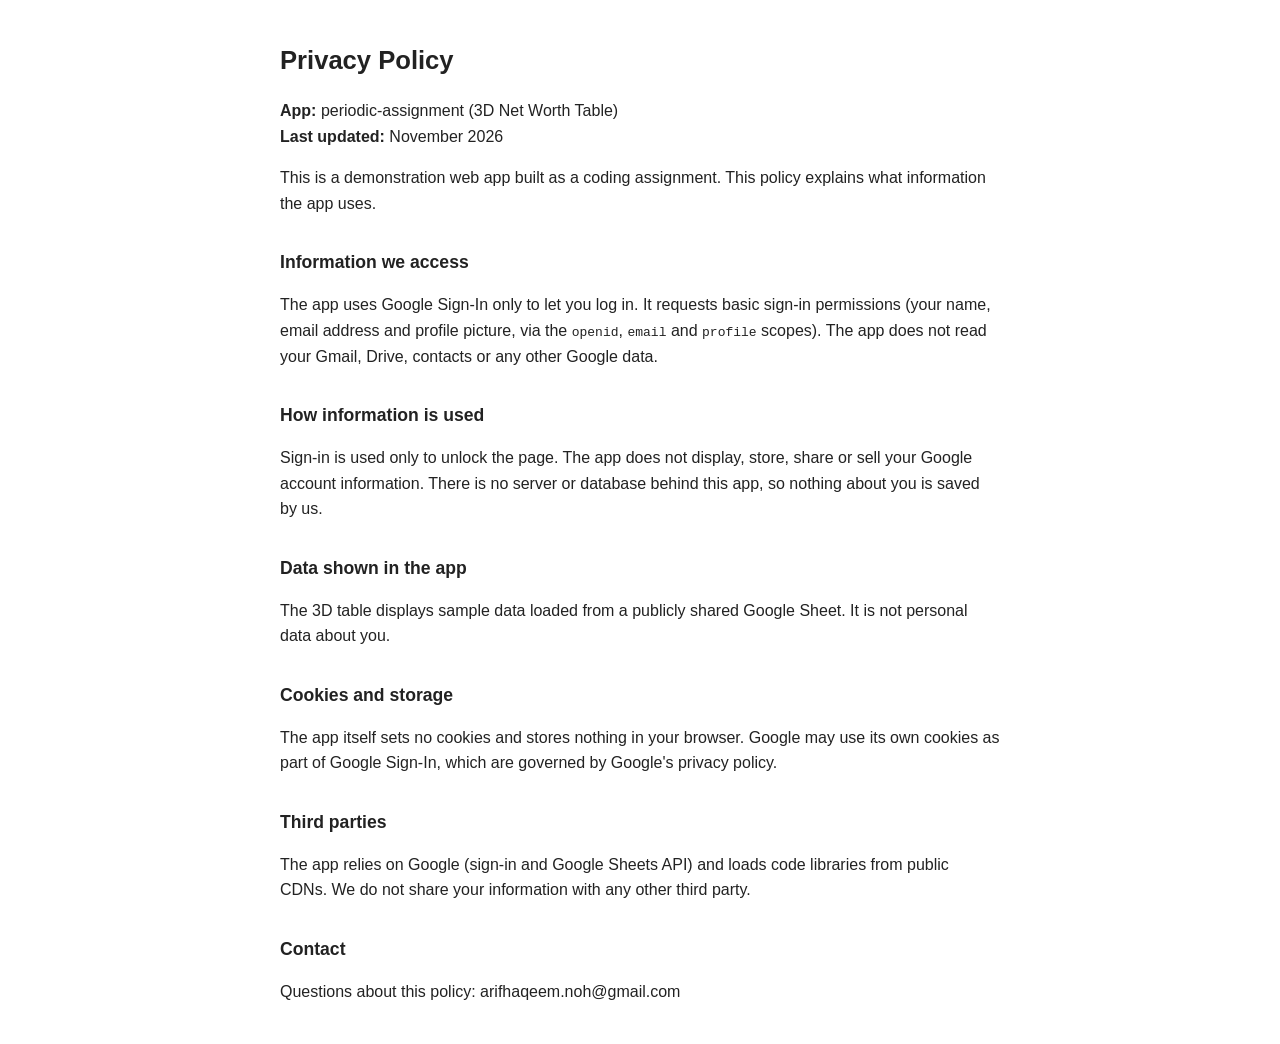
<file: privacy.html>
<!DOCTYPE html>
<html lang="en">

<head>
    <meta charset="utf-8">
    <meta name="viewport" content="width=device-width, initial-scale=1">
    <title>Privacy Policy - periodic-assignment</title>
    <style>
        body {
            font-family: Helvetica, Arial, sans-serif;
            max-width: 720px;
            margin: 40px auto;
            padding: 0 16px;
            line-height: 1.6;
            color: #222;
        }

        h1 {
            font-size: 1.6rem;
        }

        h2 {
            font-size: 1.1rem;
            margin-top: 1.8em;
        }
    </style>
</head>

<body>
    <h1>Privacy Policy</h1>
    <p><strong>App:</strong> periodic-assignment (3D Net Worth Table)<br>
        <strong>Last updated:</strong> November 2026
    </p>

    <p>This is a demonstration web app built as a coding assignment. This policy explains what information the app uses.
    </p>

    <h2>Information we access</h2>
    <p>The app uses Google Sign-In only to let you log in. It requests basic sign-in permissions (your name, email
        address and profile picture, via the <code>openid</code>, <code>email</code> and <code>profile</code> scopes).
        The app does not read your Gmail, Drive, contacts or any other Google data.</p>

    <h2>How information is used</h2>
    <p>Sign-in is used only to unlock the page. The app does not display, store, share or sell your Google account
        information. There is no server or database behind this app, so nothing about you is saved by us.</p>

    <h2>Data shown in the app</h2>
    <p>The 3D table displays sample data loaded from a publicly shared Google Sheet. It is not personal data about you.
    </p>

    <h2>Cookies and storage</h2>
    <p>The app itself sets no cookies and stores nothing in your browser. Google may use its own cookies as part of
        Google Sign-In, which are governed by Google's privacy policy.</p>

    <h2>Third parties</h2>
    <p>The app relies on Google (sign-in and Google Sheets API) and loads code libraries from public CDNs. We do not
        share your information with any other third party.</p>

    <h2>Contact</h2>
    <p>Questions about this policy: arifhaqeem.noh@gmail.com</p>
</body>

</html>
</file>
